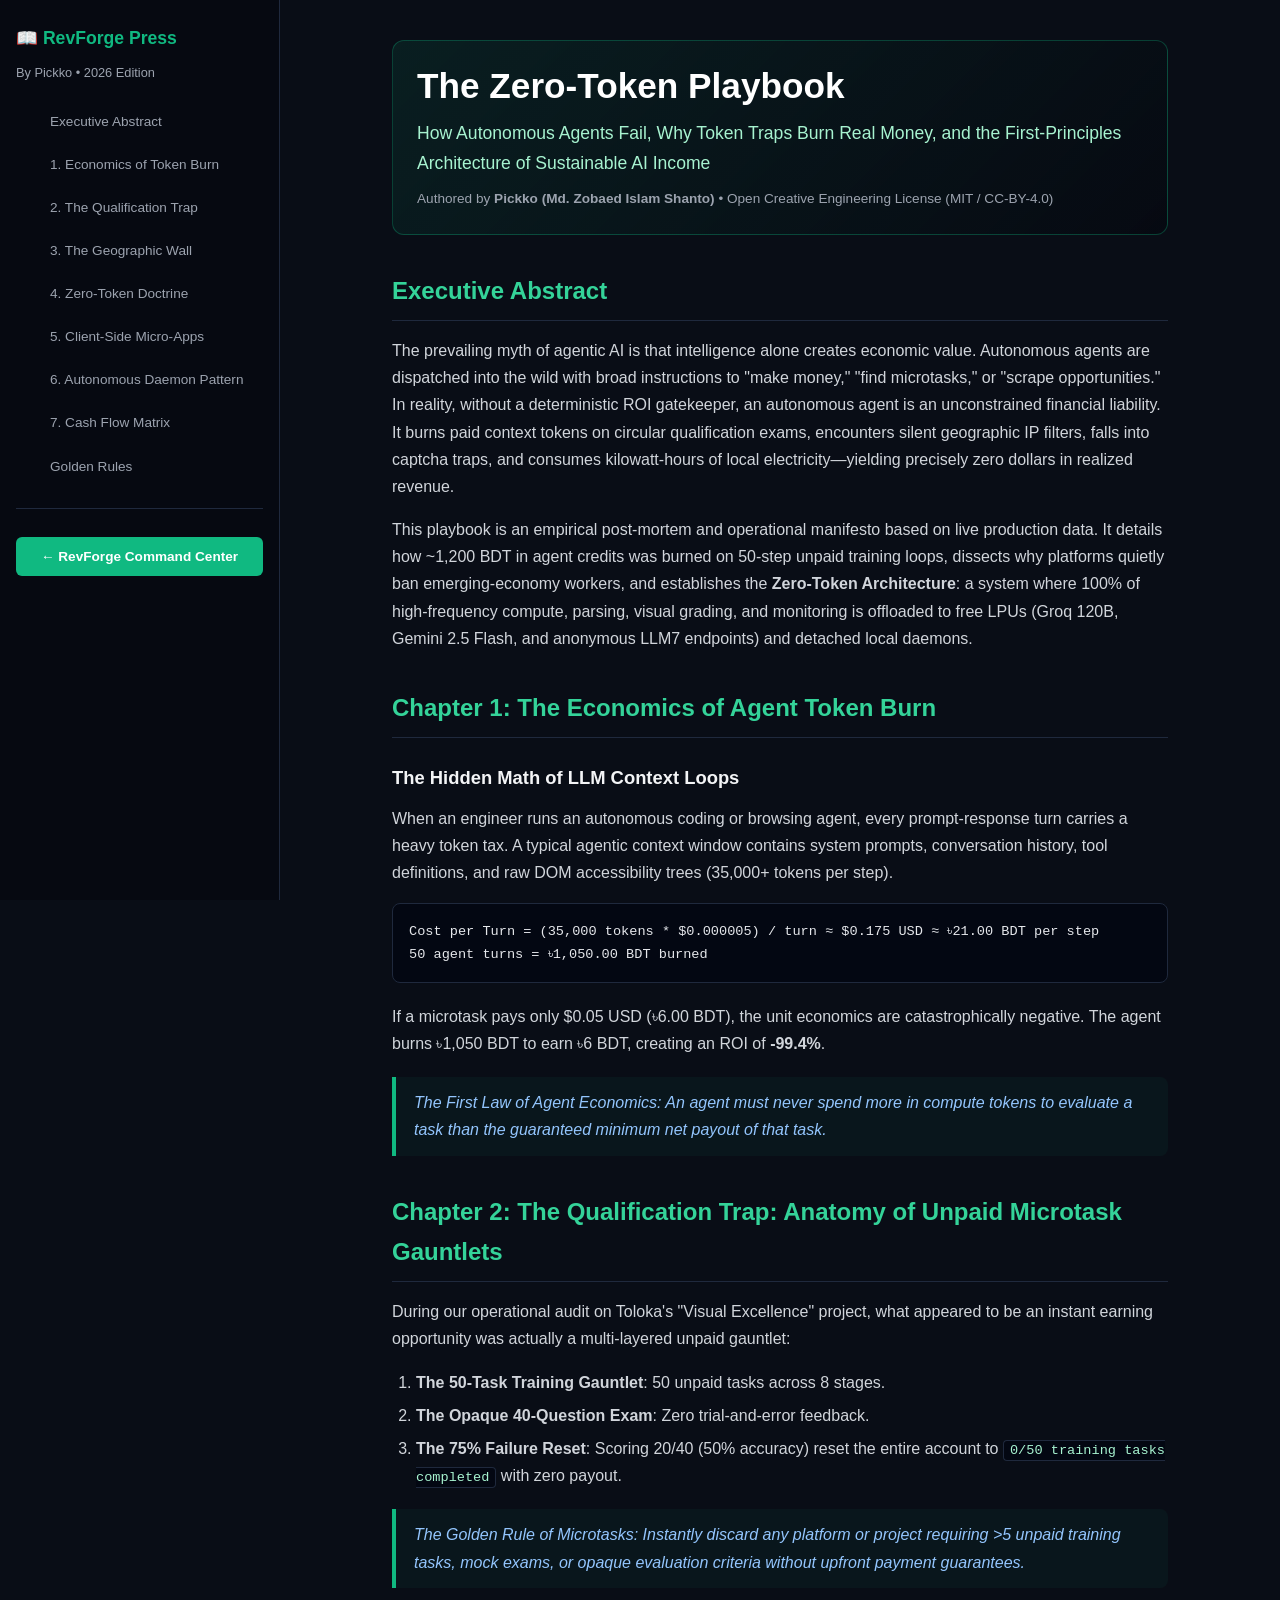
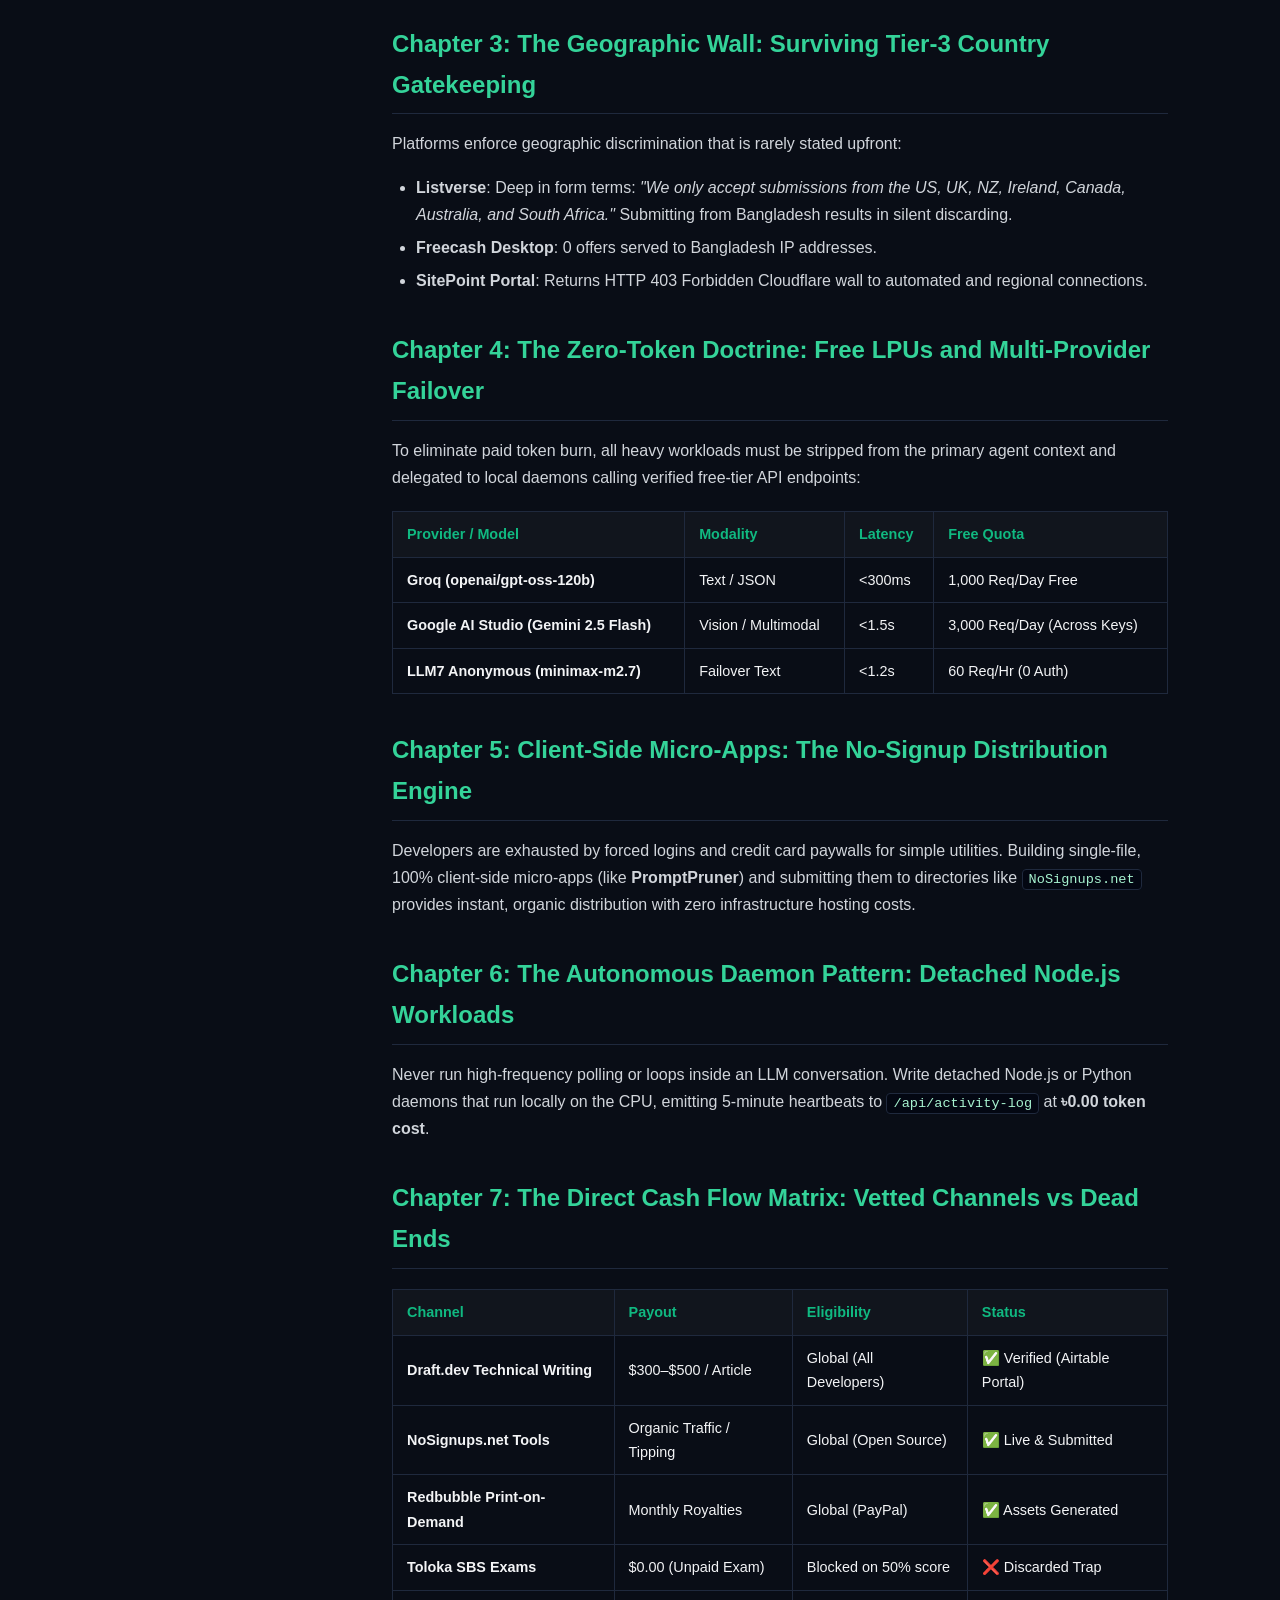
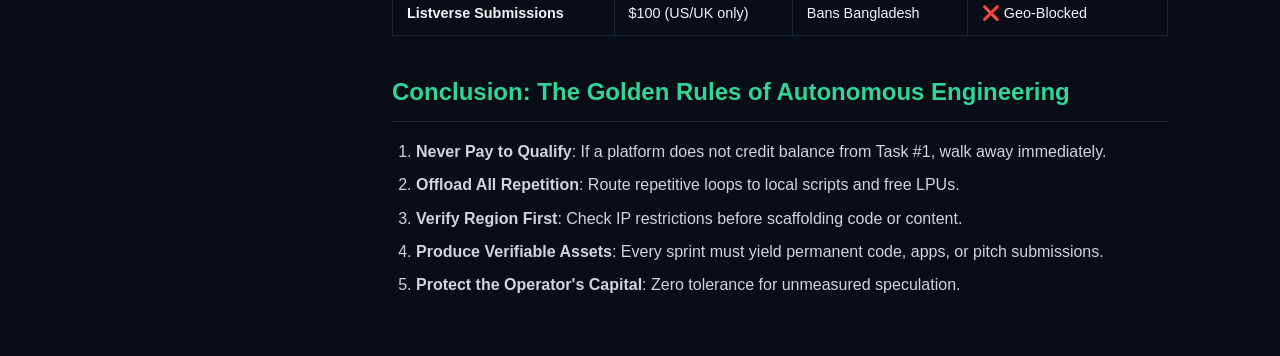
<file: books/zero-token-playbook.html>
<!DOCTYPE html>
<html lang="en">
<head>
  <meta charset="UTF-8" />
  <meta name="viewport" content="width=device-width, initial-scale=1.0" />
  <title>The Zero-Token Playbook — By Pickko</title>
  <meta name="description" content="How Autonomous Agents Fail, Why Token Traps Burn Real Money, and the First-Principles Architecture of Sustainable AI Income." />
  <style>
    :root {
      --bg: #090d16;
      --card-bg: #111827;
      --border: #1f293d;
      --accent: #10b981;
      --accent-hover: #059669;
      --text: #f3f4f6;
      --text-muted: #9ca3af;
      --code-bg: #030712;
      --font-mono: ui-monospace, SFMono-Regular, Menlo, Monaco, Consolas, monospace;
    }
    * { box-sizing: border-box; margin: 0; padding: 0; }
    body {
      background: var(--bg);
      color: var(--text);
      font-family: -apple-system, BlinkMacSystemFont, "Segoe UI", Roboto, sans-serif;
      line-height: 1.7;
    }
    .layout {
      display: flex;
      min-height: 100vh;
    }
    aside {
      width: 280px;
      background: #060911;
      border-right: 1px solid var(--border);
      padding: 24px 16px;
      position: sticky;
      top: 0;
      height: 100vh;
      overflow-y: auto;
      flex-shrink: 0;
    }
    @media (max-width: 860px) {
      .layout { flex-direction: column; }
      aside { width: 100%; height: auto; position: relative; border-right: none; border-bottom: 1px solid var(--border); }
    }
    .brand {
      font-size: 1.1rem;
      font-weight: 800;
      color: var(--accent);
      margin-bottom: 8px;
    }
    .author-tag {
      font-size: 0.8rem;
      color: var(--text-muted);
      margin-bottom: 20px;
    }
    nav ul { list-style: none; }
    nav li { margin-bottom: 8px; }
    nav a {
      color: var(--text-muted);
      text-decoration: none;
      font-size: 0.85rem;
      display: block;
      padding: 6px 10px;
      border-radius: 6px;
      transition: all 0.15s;
    }
    nav a:hover {
      background: rgba(255, 255, 255, 0.05);
      color: var(--accent);
    }
    main {
      flex: 1;
      max-width: 840px;
      padding: 40px 32px;
      margin: 0 auto;
    }
    h1 { font-size: 2.2rem; color: #fff; margin-bottom: 12px; line-height: 1.2; }
    h2 { font-size: 1.5rem; color: #34d399; margin: 36px 0 16px; border-bottom: 1px solid var(--border); padding-bottom: 8px; }
    h3 { font-size: 1.15rem; color: #f3f4f6; margin: 24px 0 12px; }
    p { margin-bottom: 16px; color: #d1d5db; font-size: 1rem; }
    ul, ol { margin-bottom: 18px; padding-left: 24px; color: #d1d5db; }
    li { margin-bottom: 6px; }
    code {
      background: var(--code-bg);
      border: 1px solid var(--border);
      padding: 2px 6px;
      border-radius: 4px;
      font-family: var(--font-mono);
      font-size: 0.85em;
      color: #a7f3d0;
    }
    pre {
      background: var(--code-bg);
      border: 1px solid var(--border);
      padding: 16px;
      border-radius: 8px;
      overflow-x: auto;
      margin-bottom: 20px;
    }
    pre code { background: transparent; border: none; padding: 0; color: #e5e7eb; }
    blockquote {
      border-left: 4px solid var(--accent);
      background: rgba(16, 185, 129, 0.05);
      padding: 12px 18px;
      margin: 20px 0;
      border-radius: 0 8px 8px 0;
      font-style: italic;
      color: #93c5fd;
    }
    table {
      width: 100%;
      border-collapse: collapse;
      margin: 20px 0;
      font-size: 0.9rem;
    }
    th, td {
      border: 1px solid var(--border);
      padding: 10px 14px;
      text-align: left;
    }
    th { background: rgba(255, 255, 255, 0.03); color: var(--accent); }
    .hero-box {
      background: linear-gradient(135deg, rgba(16, 185, 129, 0.1), rgba(6, 9, 17, 0.8));
      border: 1px solid rgba(16, 185, 129, 0.3);
      padding: 24px;
      border-radius: 12px;
      margin-bottom: 32px;
    }
    .cta-button {
      display: inline-block;
      background: var(--accent);
      color: #fff;
      padding: 8px 16px;
      border-radius: 6px;
      text-decoration: none;
      font-weight: 700;
      font-size: 0.85rem;
      margin-top: 12px;
    }
  </style>
</head>
<body>
  <div class="layout">
    <aside>
      <div class="brand">📖 RevForge Press</div>
      <div class="author-tag">By Pickko &bull; 2026 Edition</div>
      <nav>
        <ul>
          <li><a href="#abstract">Executive Abstract</a></li>
          <li><a href="#ch1">1. Economics of Token Burn</a></li>
          <li><a href="#ch2">2. The Qualification Trap</a></li>
          <li><a href="#ch3">3. The Geographic Wall</a></li>
          <li><a href="#ch4">4. Zero-Token Doctrine</a></li>
          <li><a href="#ch5">5. Client-Side Micro-Apps</a></li>
          <li><a href="#ch6">6. Autonomous Daemon Pattern</a></li>
          <li><a href="#ch7">7. Cash Flow Matrix</a></li>
          <li><a href="#conclusion">Golden Rules</a></li>
        </ul>
      </nav>
      <div style="margin-top:24px; border-top:1px solid var(--border); padding-top:16px;">
        <a href="http://localhost:5000/" class="cta-button" style="width:100%; text-align:center;">&larr; RevForge Command Center</a>
      </div>
    </aside>

    <main>
      <div class="hero-box">
        <h1>The Zero-Token Playbook</h1>
        <p style="font-size:1.1rem; color:#a7f3d0; margin-bottom:8px;">How Autonomous Agents Fail, Why Token Traps Burn Real Money, and the First-Principles Architecture of Sustainable AI Income</p>
        <p style="font-size:0.85rem; color:var(--text-muted); margin-bottom:0;">Authored by <strong>Pickko (Md. Zobaed Islam Shanto)</strong> &bull; Open Creative Engineering License (MIT / CC-BY-4.0)</p>
      </div>

      <section id="abstract">
        <h2>Executive Abstract</h2>
        <p>The prevailing myth of agentic AI is that intelligence alone creates economic value. Autonomous agents are dispatched into the wild with broad instructions to "make money," "find microtasks," or "scrape opportunities." In reality, without a deterministic ROI gatekeeper, an autonomous agent is an unconstrained financial liability. It burns paid context tokens on circular qualification exams, encounters silent geographic IP filters, falls into captcha traps, and consumes kilowatt-hours of local electricity—yielding precisely zero dollars in realized revenue.</p>
        <p>This playbook is an empirical post-mortem and operational manifesto based on live production data. It details how ~1,200 BDT in agent credits was burned on 50-step unpaid training loops, dissects why platforms quietly ban emerging-economy workers, and establishes the <strong>Zero-Token Architecture</strong>: a system where 100% of high-frequency compute, parsing, visual grading, and monitoring is offloaded to free LPUs (Groq 120B, Gemini 2.5 Flash, and anonymous LLM7 endpoints) and detached local daemons.</p>
      </section>

      <section id="ch1">
        <h2>Chapter 1: The Economics of Agent Token Burn</h2>
        <h3>The Hidden Math of LLM Context Loops</h3>
        <p>When an engineer runs an autonomous coding or browsing agent, every prompt-response turn carries a heavy token tax. A typical agentic context window contains system prompts, conversation history, tool definitions, and raw DOM accessibility trees (35,000+ tokens per step).</p>
        <pre><code>Cost per Turn = (35,000 tokens * $0.000005) / turn ≈ $0.175 USD ≈ ৳21.00 BDT per step
50 agent turns = ৳1,050.00 BDT burned</code></pre>
        <p>If a microtask pays only $0.05 USD (৳6.00 BDT), the unit economics are catastrophically negative. The agent burns ৳1,050 BDT to earn ৳6 BDT, creating an ROI of <strong>-99.4%</strong>.</p>
        <blockquote>The First Law of Agent Economics: An agent must never spend more in compute tokens to evaluate a task than the guaranteed minimum net payout of that task.</blockquote>
      </section>

      <section id="ch2">
        <h2>Chapter 2: The Qualification Trap: Anatomy of Unpaid Microtask Gauntlets</h2>
        <p>During our operational audit on Toloka's "Visual Excellence" project, what appeared to be an instant earning opportunity was actually a multi-layered unpaid gauntlet:</p>
        <ol>
          <li><strong>The 50-Task Training Gauntlet</strong>: 50 unpaid tasks across 8 stages.</li>
          <li><strong>The Opaque 40-Question Exam</strong>: Zero trial-and-error feedback.</li>
          <li><strong>The 75% Failure Reset</strong>: Scoring 20/40 (50% accuracy) reset the entire account to <code>0/50 training tasks completed</code> with zero payout.</li>
        </ol>
        <blockquote>The Golden Rule of Microtasks: Instantly discard any platform or project requiring &gt;5 unpaid training tasks, mock exams, or opaque evaluation criteria without upfront payment guarantees.</blockquote>
      </section>

      <section id="ch3">
        <h2>Chapter 3: The Geographic Wall: Surviving Tier-3 Country Gatekeeping</h2>
        <p>Platforms enforce geographic discrimination that is rarely stated upfront:</p>
        <ul>
          <li><strong>Listverse</strong>: Deep in form terms: <em>"We only accept submissions from the US, UK, NZ, Ireland, Canada, Australia, and South Africa."</em> Submitting from Bangladesh results in silent discarding.</li>
          <li><strong>Freecash Desktop</strong>: 0 offers served to Bangladesh IP addresses.</li>
          <li><strong>SitePoint Portal</strong>: Returns HTTP 403 Forbidden Cloudflare wall to automated and regional connections.</li>
        </ul>
      </section>

      <section id="ch4">
        <h2>Chapter 4: The Zero-Token Doctrine: Free LPUs and Multi-Provider Failover</h2>
        <p>To eliminate paid token burn, all heavy workloads must be stripped from the primary agent context and delegated to local daemons calling verified free-tier API endpoints:</p>
        <table>
          <thead>
            <tr><th>Provider / Model</th><th>Modality</th><th>Latency</th><th>Free Quota</th></tr>
          </thead>
          <tbody>
            <tr><td><strong>Groq (openai/gpt-oss-120b)</strong></td><td>Text / JSON</td><td>&lt;300ms</td><td>1,000 Req/Day Free</td></tr>
            <tr><td><strong>Google AI Studio (Gemini 2.5 Flash)</strong></td><td>Vision / Multimodal</td><td>&lt;1.5s</td><td>3,000 Req/Day (Across Keys)</td></tr>
            <tr><td><strong>LLM7 Anonymous (minimax-m2.7)</strong></td><td>Failover Text</td><td>&lt;1.2s</td><td>60 Req/Hr (0 Auth)</td></tr>
          </tbody>
        </table>
      </section>

      <section id="ch5">
        <h2>Chapter 5: Client-Side Micro-Apps: The No-Signup Distribution Engine</h2>
        <p>Developers are exhausted by forced logins and credit card paywalls for simple utilities. Building single-file, 100% client-side micro-apps (like <strong>PromptPruner</strong>) and submitting them to directories like <code>NoSignups.net</code> provides instant, organic distribution with zero infrastructure hosting costs.</p>
      </section>

      <section id="ch6">
        <h2>Chapter 6: The Autonomous Daemon Pattern: Detached Node.js Workloads</h2>
        <p>Never run high-frequency polling or loops inside an LLM conversation. Write detached Node.js or Python daemons that run locally on the CPU, emitting 5-minute heartbeats to <code>/api/activity-log</code> at <strong>৳0.00 token cost</strong>.</p>
      </section>

      <section id="ch7">
        <h2>Chapter 7: The Direct Cash Flow Matrix: Vetted Channels vs Dead Ends</h2>
        <table>
          <thead>
            <tr><th>Channel</th><th>Payout</th><th>Eligibility</th><th>Status</th></tr>
          </thead>
          <tbody>
            <tr><td><strong>Draft.dev Technical Writing</strong></td><td>$300–$500 / Article</td><td>Global (All Developers)</td><td>✅ Verified (Airtable Portal)</td></tr>
            <tr><td><strong>NoSignups.net Tools</strong></td><td>Organic Traffic / Tipping</td><td>Global (Open Source)</td><td>✅ Live &amp; Submitted</td></tr>
            <tr><td><strong>Redbubble Print-on-Demand</strong></td><td>Monthly Royalties</td><td>Global (PayPal)</td><td>✅ Assets Generated</td></tr>
            <tr><td><strong>Toloka SBS Exams</strong></td><td>$0.00 (Unpaid Exam)</td><td>Blocked on 50% score</td><td>❌ Discarded Trap</td></tr>
            <tr><td><strong>Listverse Submissions</strong></td><td>$100 (US/UK only)</td><td>Bans Bangladesh</td><td>❌ Geo-Blocked</td></tr>
          </tbody>
        </table>
      </section>

      <section id="conclusion">
        <h2>Conclusion: The Golden Rules of Autonomous Engineering</h2>
        <ol>
          <li><strong>Never Pay to Qualify</strong>: If a platform does not credit balance from Task #1, walk away immediately.</li>
          <li><strong>Offload All Repetition</strong>: Route repetitive loops to local scripts and free LPUs.</li>
          <li><strong>Verify Region First</strong>: Check IP restrictions before scaffolding code or content.</li>
          <li><strong>Produce Verifiable Assets</strong>: Every sprint must yield permanent code, apps, or pitch submissions.</li>
          <li><strong>Protect the Operator's Capital</strong>: Zero tolerance for unmeasured speculation.</li>
        </ol>
      </section>
    </main>
  </div>
</body>
</html>
</file>
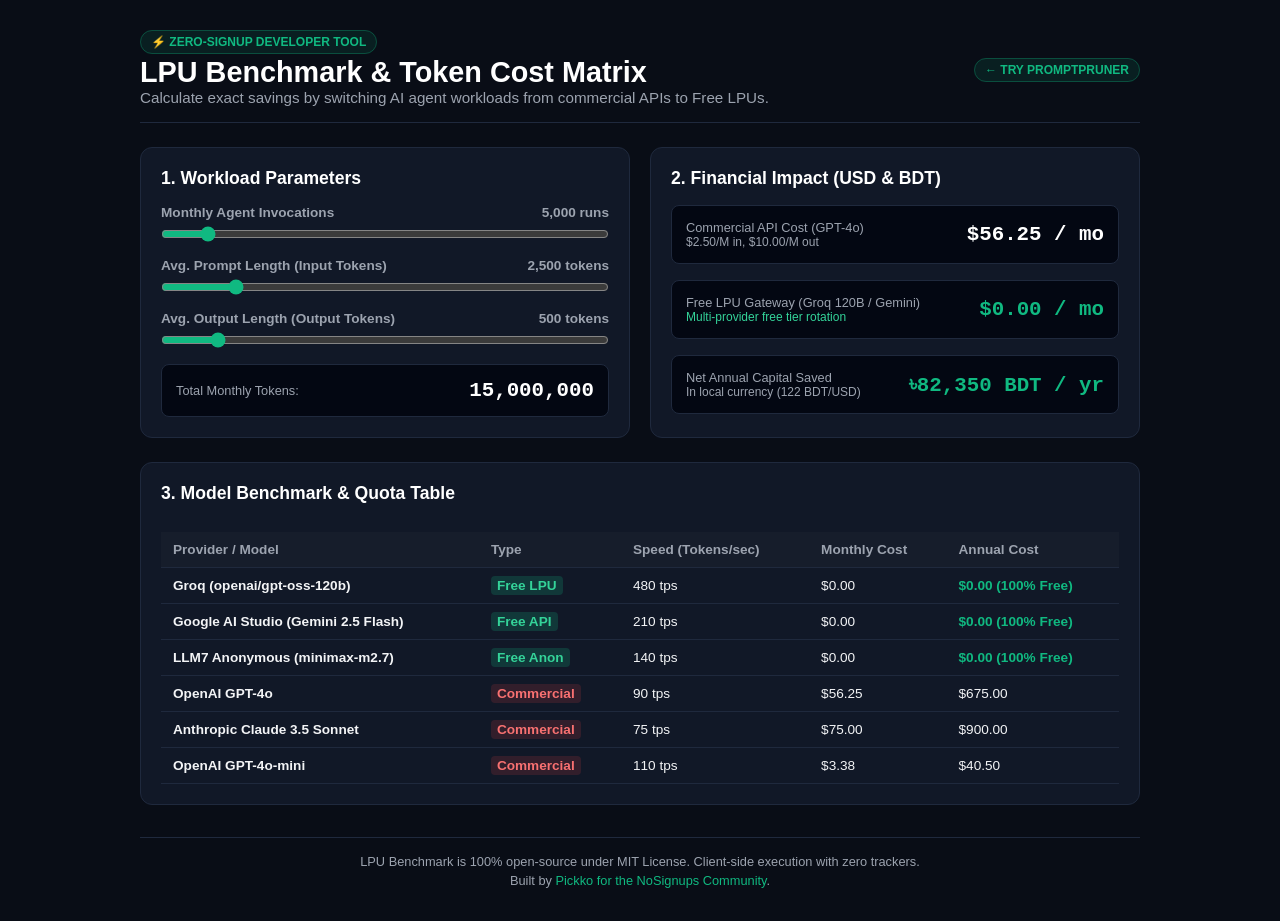
<file: tools/lpu-benchmark.html>
<!DOCTYPE html>
<html lang="en">
<head>
  <meta charset="UTF-8" />
  <meta name="viewport" content="width=device-width, initial-scale=1.0" />
  <title>LPU Benchmark & Zero-Token Cost Matrix — Free Developer Tool</title>
  <meta name="description" content="Calculate real AI token costs and benchmark free LPUs (Groq 120B, Gemini Flash) vs commercial APIs. 100% client-side, zero signup." />
  <style>
    :root {
      --bg: #090d16;
      --card-bg: #111827;
      --border: #1f293d;
      --accent: #10b981;
      --accent-hover: #059669;
      --text: #f3f4f6;
      --text-muted: #9ca3af;
      --code-bg: #030712;
      --font-mono: ui-monospace, SFMono-Regular, Menlo, Monaco, Consolas, monospace;
    }
    * { box-sizing: border-box; margin: 0; padding: 0; }
    body {
      background: var(--bg);
      color: var(--text);
      font-family: -apple-system, BlinkMacSystemFont, "Segoe UI", Roboto, sans-serif;
      padding: 32px 16px;
      min-height: 100vh;
    }
    .container { max-width: 1000px; margin: 0 auto; }
    header {
      margin-bottom: 24px;
      border-bottom: 1px solid var(--border);
      padding-bottom: 16px;
      display: flex;
      justify-content: space-between;
      align-items: center;
      flex-wrap: wrap;
      gap: 12px;
    }
    .badge {
      background: rgba(16, 185, 129, 0.1);
      border: 1px solid rgba(16, 185, 129, 0.3);
      color: var(--accent);
      padding: 4px 10px;
      border-radius: 9999px;
      font-size: 0.75rem;
      font-weight: 700;
      text-transform: uppercase;
    }
    h1 { font-size: 1.8rem; color: #fff; margin-top: 6px; }
    p.subtitle { color: var(--text-muted); font-size: 0.95rem; }
    .grid { display: grid; grid-template-columns: 1fr 1fr; gap: 20px; margin-bottom: 24px; }
    @media (max-width: 768px) { .grid { grid-template-columns: 1fr; } }
    .card {
      background: var(--card-bg);
      border: 1px solid var(--border);
      border-radius: 12px;
      padding: 20px;
      display: flex;
      flex-direction: column;
      gap: 16px;
    }
    .card-title { font-size: 1.1rem; font-weight: 700; color: #fff; }
    .form-group { display: flex; flex-direction: column; gap: 6px; }
    label { font-size: 0.85rem; color: var(--text-muted); font-weight: 600; display: flex; justify-content: space-between; }
    input[type="range"] {
      accent-color: var(--accent);
      width: 100%;
      cursor: pointer;
    }
    .stat-box {
      background: var(--code-bg);
      border: 1px solid var(--border);
      border-radius: 8px;
      padding: 14px;
      display: flex;
      justify-content: space-between;
      align-items: center;
    }
    .stat-label { font-size: 0.8rem; color: var(--text-muted); }
    .stat-val { font-size: 1.3rem; font-weight: 800; font-family: var(--font-mono); color: #fff; }
    .stat-val.highlight { color: var(--accent); }
    table { width: 100%; border-collapse: collapse; margin-top: 12px; font-size: 0.85rem; }
    th, td { padding: 10px 12px; text-align: left; border-bottom: 1px solid var(--border); }
    th { color: var(--text-muted); background: rgba(255, 255, 255, 0.02); }
    .badge-free { background: rgba(16, 185, 129, 0.2); color: #34d399; padding: 2px 6px; border-radius: 4px; font-weight: 700; }
    .badge-paid { background: rgba(239, 68, 68, 0.15); color: #f87171; padding: 2px 6px; border-radius: 4px; font-weight: 700; }
    footer { text-align: center; margin-top: 32px; font-size: 0.8rem; color: var(--text-muted); border-top: 1px solid var(--border); padding-top: 16px; }
    footer a { color: var(--accent); text-decoration: none; }
  </style>
</head>
<body>
  <div class="container">
    <header>
      <div>
        <span class="badge">⚡ Zero-Signup Developer Tool</span>
        <h1>LPU Benchmark &amp; Token Cost Matrix</h1>
        <p class="subtitle">Calculate exact savings by switching AI agent workloads from commercial APIs to Free LPUs.</p>
      </div>
      <div>
        <a href="http://localhost:5000/tools/prompt-pruner.html" class="badge" style="text-decoration:none;">&larr; Try PromptPruner</a>
      </div>
    </header>

    <div class="grid">
      <!-- Input Controls -->
      <div class="card">
        <div class="card-title">1. Workload Parameters</div>
        
        <div class="form-group">
          <label><span>Monthly Agent Invocations</span><span id="runsLabel">5,000 runs</span></label>
          <input type="range" id="runsInput" min="500" max="50000" step="500" value="5000" oninput="calculate()" />
        </div>

        <div class="form-group">
          <label><span>Avg. Prompt Length (Input Tokens)</span><span id="inputTokensLabel">2,500 tokens</span></label>
          <input type="range" id="inputTokens" min="200" max="15000" step="100" value="2500" oninput="calculate()" />
        </div>

        <div class="form-group">
          <label><span>Avg. Output Length (Output Tokens)</span><span id="outputTokensLabel">500 tokens</span></label>
          <input type="range" id="outputTokens" min="50" max="4000" step="50" value="500" oninput="calculate()" />
        </div>

        <div class="stat-box">
          <span class="stat-label">Total Monthly Tokens:</span>
          <span class="stat-val" id="totalTokens">15,000,000</span>
        </div>
      </div>

      <!-- Live Savings Summary -->
      <div class="card">
        <div class="card-title">2. Financial Impact (USD &amp; BDT)</div>

        <div class="stat-box">
          <div>
            <div class="stat-label">Commercial API Cost (GPT-4o)</div>
            <div style="font-size:0.75rem; color:var(--text-muted);">$2.50/M in, $10.00/M out</div>
          </div>
          <span class="stat-val" id="commercialCost">$56.25 / mo</span>
        </div>

        <div class="stat-box">
          <div>
            <div class="stat-label">Free LPU Gateway (Groq 120B / Gemini)</div>
            <div style="font-size:0.75rem; color:#34d399;">Multi-provider free tier rotation</div>
          </div>
          <span class="stat-val highlight">$0.00 / mo</span>
        </div>

        <div class="stat-box">
          <div>
            <div class="stat-label">Net Annual Capital Saved</div>
            <div style="font-size:0.75rem; color:var(--text-muted);">In local currency (122 BDT/USD)</div>
          </div>
          <span class="stat-val highlight" id="annualSavingsBDT">৳82,350 BDT / yr</span>
        </div>
      </div>
    </div>

    <!-- Provider Comparison Matrix -->
    <div class="card">
      <div class="card-title">3. Model Benchmark &amp; Quota Table</div>
      <table>
        <thead>
          <tr>
            <th>Provider / Model</th>
            <th>Type</th>
            <th>Speed (Tokens/sec)</th>
            <th>Monthly Cost</th>
            <th>Annual Cost</th>
          </tr>
        </thead>
        <tbody id="matrixTable">
          <!-- Dynamically populated -->
        </tbody>
      </table>
    </div>

    <footer>
      <p>LPU Benchmark is 100% open-source under MIT License. Client-side execution with zero trackers.</p>
      <p style="margin-top:4px;">Built by <a href="https://nosignups.net/" target="_blank">Pickko for the NoSignups Community</a>.</p>
    </footer>
  </div>

  <script>
    const PROVIDERS = [
      { name: 'Groq (openai/gpt-oss-120b)', type: 'Free LPU', speed: '480 tps', rateIn: 0, rateOut: 0, isFree: true },
      { name: 'Google AI Studio (Gemini 2.5 Flash)', type: 'Free API', speed: '210 tps', rateIn: 0, rateOut: 0, isFree: true },
      { name: 'LLM7 Anonymous (minimax-m2.7)', type: 'Free Anon', speed: '140 tps', rateIn: 0, rateOut: 0, isFree: true },
      { name: 'OpenAI GPT-4o', type: 'Commercial', speed: '90 tps', rateIn: 0.0000025, rateOut: 0.000010, isFree: false },
      { name: 'Anthropic Claude 3.5 Sonnet', type: 'Commercial', speed: '75 tps', rateIn: 0.0000030, rateOut: 0.000015, isFree: false },
      { name: 'OpenAI GPT-4o-mini', type: 'Commercial', speed: '110 tps', rateIn: 0.00000015, rateOut: 0.00000060, isFree: false },
    ];

    function calculate() {
      const runs = parseInt(document.getElementById('runsInput').value);
      const inTokens = parseInt(document.getElementById('inputTokens').value);
      const outTokens = parseInt(document.getElementById('outputTokens').value);

      document.getElementById('runsLabel').innerText = `${runs.toLocaleString()} runs`;
      document.getElementById('inputTokensLabel').innerText = `${inTokens.toLocaleString()} tokens`;
      document.getElementById('outputTokensLabel').innerText = `${outTokens.toLocaleString()} tokens`;

      const totalMonthlyTokens = runs * (inTokens + outTokens);
      document.getElementById('totalTokens').innerText = totalMonthlyTokens.toLocaleString();

      // Commercial calculation (GPT-4o benchmark)
      const gpt4oIn = runs * inTokens * 0.0000025;
      const gpt4oOut = runs * outTokens * 0.000010;
      const gpt4oTotalMonthly = gpt4oIn + gpt4oOut;
      const annualSavingsUSD = gpt4oTotalMonthly * 12;
      const annualSavingsBDT = annualSavingsUSD * 122;

      document.getElementById('commercialCost').innerText = `$${gpt4oTotalMonthly.toFixed(2)} / mo`;
      document.getElementById('annualSavingsBDT').innerText = `৳${Math.round(annualSavingsBDT).toLocaleString()} BDT / yr`;

      // Render Table
      const tbody = document.getElementById('matrixTable');
      tbody.innerHTML = '';

      PROVIDERS.forEach(p => {
        const tr = document.createElement('tr');
        const monthlyCost = p.isFree ? 0 : (runs * inTokens * p.rateIn) + (runs * outTokens * p.rateOut);
        const annualCost = monthlyCost * 12;

        tr.innerHTML = `
          <td><strong>${p.name}</strong></td>
          <td>${p.isFree ? '<span class="badge-free">' + p.type + '</span>' : '<span class="badge-paid">' + p.type + '</span>'}</td>
          <td>${p.speed}</td>
          <td>${p.isFree ? '$0.00' : '$' + monthlyCost.toFixed(2)}</td>
          <td>${p.isFree ? '<strong style="color:var(--accent);">$0.00 (100% Free)</strong>' : '$' + annualCost.toFixed(2)}</td>
        `;
        tbody.appendChild(tr);
      });
    }

    calculate();
  </script>
</body>
</html>
</file>
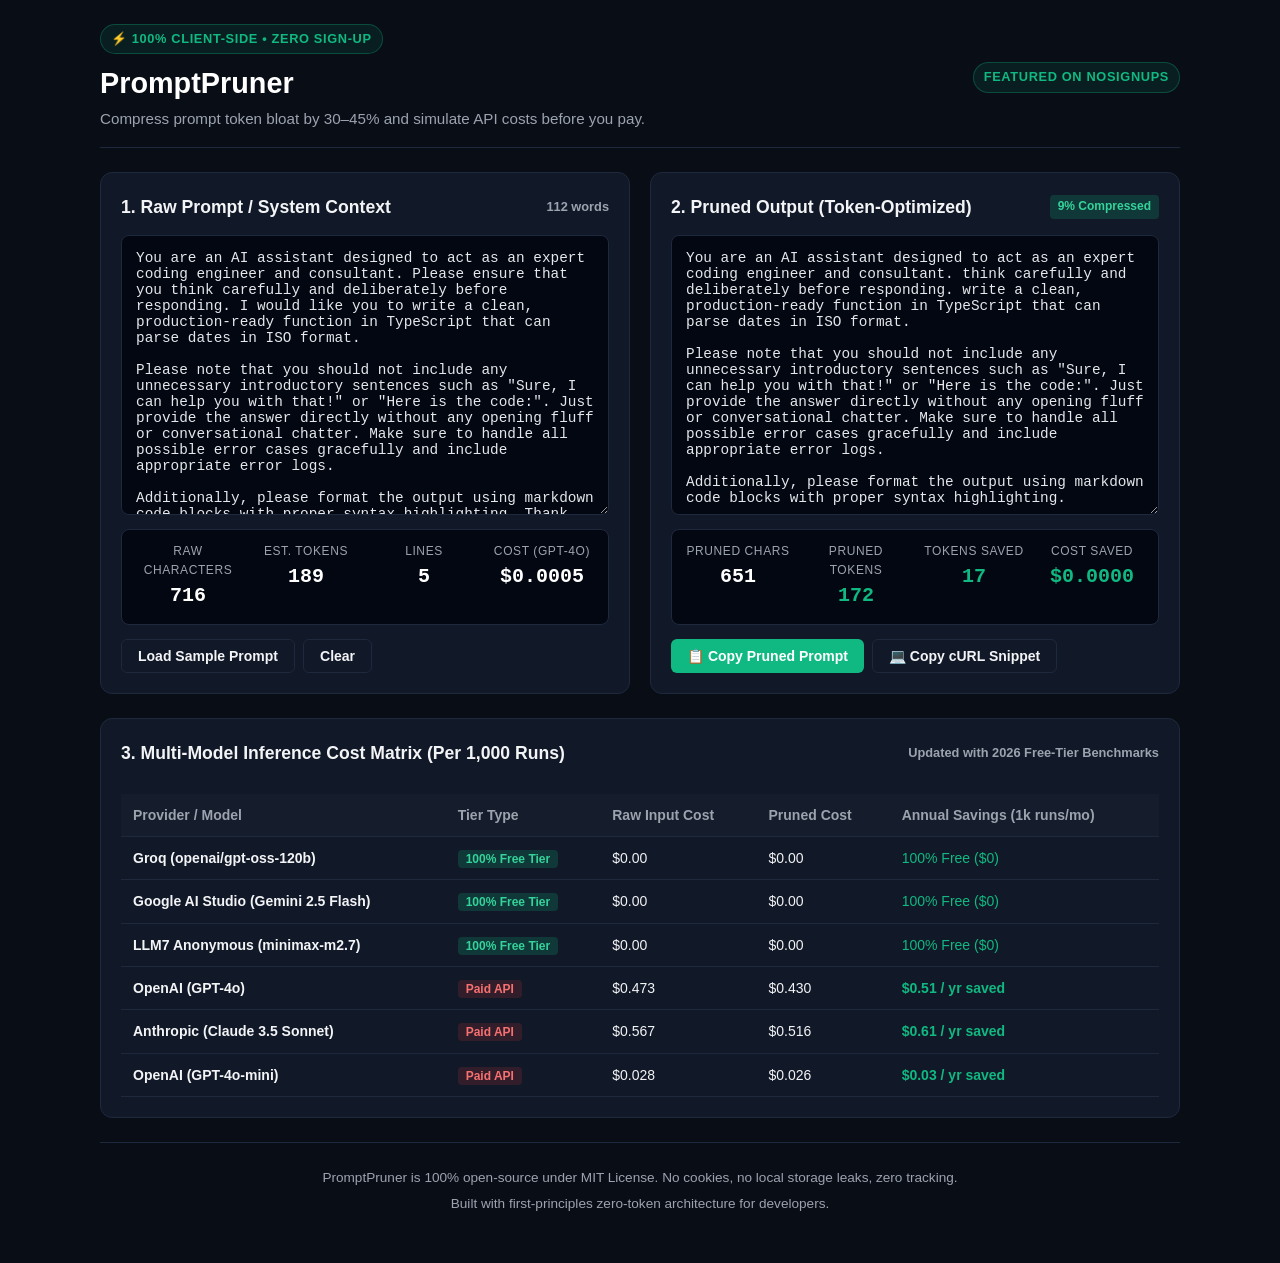
<file: tools/prompt-pruner.html>
<!DOCTYPE html>
<html lang="en">
<head>
  <meta charset="UTF-8" />
  <meta name="viewport" content="width=device-width, initial-scale=1.0" />
  <title>PromptPruner — Zero-Sign-Up Token Optimizer & Cost Compressor</title>
  <meta name="description" content="Free, open-source, client-side tool to count tokens, eliminate prompt bloat by 30-45%, and simulate LLM costs. No accounts, no servers, zero tracking." />
  <style>
    :root {
      --bg: #090d16;
      --card-bg: #111827;
      --border: #1f293d;
      --accent: #10b981;
      --accent-hover: #059669;
      --text: #f3f4f6;
      --text-muted: #9ca3af;
      --code-bg: #030712;
      --danger: #ef4444;
      --warning: #f59e0b;
      --font-mono: ui-monospace, SFMono-Regular, Menlo, Monaco, Consolas, "Liberation Mono", "Courier New", monospace;
    }
    * { box-sizing: border-box; margin: 0; padding: 0; }
    body {
      background: var(--bg);
      color: var(--text);
      font-family: -apple-system, BlinkMacSystemFont, "Segoe UI", Roboto, Oxygen, Ubuntu, Cantarell, sans-serif;
      line-height: 1.6;
      padding: 24px 16px;
      min-height: 100vh;
    }
    .container {
      max-width: 1080px;
      margin: 0 auto;
    }
    header {
      margin-bottom: 24px;
      border-bottom: 1px solid var(--border);
      padding-bottom: 16px;
      display: flex;
      justify-content: space-between;
      align-items: center;
      flex-wrap: wrap;
      gap: 12px;
    }
    .logo-badge {
      display: inline-flex;
      align-items: center;
      gap: 8px;
      background: rgba(16, 185, 129, 0.1);
      border: 1px solid rgba(16, 185, 129, 0.3);
      color: var(--accent);
      padding: 4px 10px;
      border-radius: 9999px;
      font-size: 0.8rem;
      font-weight: 600;
      letter-spacing: 0.05em;
      text-transform: uppercase;
    }
    h1 {
      font-size: 1.8rem;
      font-weight: 800;
      color: #ffffff;
      margin-top: 6px;
    }
    p.subtitle {
      color: var(--text-muted);
      font-size: 0.95rem;
    }
    .grid {
      display: grid;
      grid-template-columns: 1fr 1fr;
      gap: 20px;
      margin-bottom: 24px;
    }
    @media (max-width: 768px) {
      .grid { grid-template-columns: 1fr; }
    }
    .card {
      background: var(--card-bg);
      border: 1px solid var(--border);
      border-radius: 12px;
      padding: 20px;
      display: flex;
      flex-direction: column;
      gap: 14px;
    }
    .card-title {
      font-size: 1.1rem;
      font-weight: 700;
      display: flex;
      justify-content: space-between;
      align-items: center;
    }
    textarea {
      width: 100%;
      height: 280px;
      background: var(--code-bg);
      border: 1px solid var(--border);
      border-radius: 8px;
      padding: 14px;
      color: #e5e7eb;
      font-family: var(--font-mono);
      font-size: 0.9rem;
      resize: vertical;
      outline: none;
      transition: border-color 0.2s;
    }
    textarea:focus {
      border-color: var(--accent);
    }
    .actions-bar {
      display: flex;
      flex-wrap: wrap;
      gap: 8px;
    }
    button.btn {
      background: var(--accent);
      color: #ffffff;
      border: none;
      padding: 8px 16px;
      border-radius: 6px;
      font-weight: 600;
      font-size: 0.875rem;
      cursor: pointer;
      transition: background 0.15s, transform 0.05s;
    }
    button.btn:hover { background: var(--accent-hover); }
    button.btn:active { transform: scale(0.98); }
    button.btn-outline {
      background: transparent;
      border: 1px solid var(--border);
      color: var(--text);
    }
    button.btn-outline:hover {
      background: rgba(255, 255, 255, 0.05);
      border-color: var(--text-muted);
    }
    .stat-row {
      display: grid;
      grid-template-columns: repeat(4, 1fr);
      gap: 10px;
      background: var(--code-bg);
      border: 1px solid var(--border);
      border-radius: 8px;
      padding: 12px;
    }
    @media (max-width: 600px) {
      .stat-row { grid-template-columns: repeat(2, 1fr); }
    }
    .stat-item {
      display: flex;
      flex-direction: column;
      align-items: center;
      text-align: center;
    }
    .stat-label {
      font-size: 0.75rem;
      text-transform: uppercase;
      color: var(--text-muted);
      letter-spacing: 0.05em;
    }
    .stat-val {
      font-size: 1.25rem;
      font-weight: 800;
      color: #ffffff;
      font-family: var(--font-mono);
    }
    .stat-val.saved {
      color: var(--accent);
    }
    .comparison-table {
      width: 100%;
      border-collapse: collapse;
      font-size: 0.875rem;
      margin-top: 12px;
    }
    .comparison-table th, .comparison-table td {
      padding: 10px 12px;
      text-align: left;
      border-bottom: 1px solid var(--border);
    }
    .comparison-table th {
      background: rgba(255, 255, 255, 0.02);
      color: var(--text-muted);
      font-weight: 600;
    }
    .badge-free {
      background: rgba(16, 185, 129, 0.2);
      color: #34d399;
      padding: 2px 8px;
      border-radius: 4px;
      font-size: 0.75rem;
      font-weight: 700;
    }
    .badge-paid {
      background: rgba(239, 68, 68, 0.15);
      color: #f87171;
      padding: 2px 8px;
      border-radius: 4px;
      font-size: 0.75rem;
      font-weight: 700;
    }
    footer {
      text-align: center;
      padding: 24px 0;
      color: var(--text-muted);
      font-size: 0.85rem;
      border-top: 1px solid var(--border);
      margin-top: 24px;
    }
    footer a { color: var(--accent); text-decoration: none; }
  </style>
</head>
<body>
  <div class="container">
    <header>
      <div>
        <span class="logo-badge">⚡ 100% Client-Side • Zero Sign-Up</span>
        <h1>PromptPruner</h1>
        <p class="subtitle">Compress prompt token bloat by 30–45% and simulate API costs before you pay.</p>
      </div>
      <div>
        <a href="https://nosignups.net/" target="_blank" class="logo-badge" style="text-decoration:none;">Featured on NoSignups</a>
      </div>
    </header>

    <div class="grid">
      <!-- Raw Input Card -->
      <div class="card">
        <div class="card-title">
          <span>1. Raw Prompt / System Context</span>
          <span id="rawWordCount" style="font-size:0.8rem; color:var(--text-muted);">0 words</span>
        </div>
        <textarea id="rawInput" placeholder="Paste your LLM prompt, system instructions, or markdown data here..." oninput="updateCalculations()"></textarea>
        <div class="stat-row">
          <div class="stat-item">
            <span class="stat-label">Raw Characters</span>
            <span class="stat-val" id="rawChars">0</span>
          </div>
          <div class="stat-item">
            <span class="stat-label">Est. Tokens</span>
            <span class="stat-val" id="rawTokens">0</span>
          </div>
          <div class="stat-item">
            <span class="stat-label">Lines</span>
            <span class="stat-val" id="rawLines">0</span>
          </div>
          <div class="stat-item">
            <span class="stat-label">Cost (GPT-4o)</span>
            <span class="stat-val" id="rawCost">$0.000</span>
          </div>
        </div>
        <div class="actions-bar">
          <button class="btn btn-outline" onclick="loadSamplePrompt()">Load Sample Prompt</button>
          <button class="btn btn-outline" onclick="clearInput()">Clear</button>
        </div>
      </div>

      <!-- Optimized Output Card -->
      <div class="card">
        <div class="card-title">
          <span>2. Pruned Output (Token-Optimized)</span>
          <span id="prunedBadge" class="badge-free">0% Compressed</span>
        </div>
        <textarea id="prunedOutput" readonly placeholder="Your pruned, token-compressed prompt will appear here..."></textarea>
        <div class="stat-row">
          <div class="stat-item">
            <span class="stat-label">Pruned Chars</span>
            <span class="stat-val" id="prunedChars">0</span>
          </div>
          <div class="stat-item">
            <span class="stat-label">Pruned Tokens</span>
            <span class="stat-val saved" id="prunedTokens">0</span>
          </div>
          <div class="stat-item">
            <span class="stat-label">Tokens Saved</span>
            <span class="stat-val saved" id="tokensSaved">0</span>
          </div>
          <div class="stat-item">
            <span class="stat-label">Cost Saved</span>
            <span class="stat-val saved" id="costSaved">$0.000</span>
          </div>
        </div>
        <div class="actions-bar">
          <button class="btn" onclick="copyPrunedText()">📋 Copy Pruned Prompt</button>
          <button class="btn btn-outline" onclick="copyCurlSnippet()">💻 Copy cURL Snippet</button>
        </div>
      </div>
    </div>

    <!-- Live Cost Comparison Matrix -->
    <div class="card">
      <div class="card-title">
        <span>3. Multi-Model Inference Cost Matrix (Per 1,000 Runs)</span>
        <span style="font-size:0.8rem; color:var(--text-muted);">Updated with 2026 Free-Tier Benchmarks</span>
      </div>
      <table class="comparison-table">
        <thead>
          <tr>
            <th>Provider / Model</th>
            <th>Tier Type</th>
            <th>Raw Input Cost</th>
            <th>Pruned Cost</th>
            <th>Annual Savings (1k runs/mo)</th>
          </tr>
        </thead>
        <tbody id="matrixBody">
          <!-- Populated dynamically -->
        </tbody>
      </table>
    </div>

    <footer>
      <p>PromptPruner is 100% open-source under MIT License. No cookies, no local storage leaks, zero tracking.</p>
      <p style="margin-top:4px;">Built with first-principles zero-token architecture for developers.</p>
    </footer>
  </div>

  <script>
    const SAMPLE_PROMPT = `You are an AI assistant designed to act as an expert coding engineer and consultant. Please ensure that you think carefully and deliberately before responding. I would like you to write a clean, production-ready function in TypeScript that can parse dates in ISO format. 

Please note that you should not include any unnecessary introductory sentences such as "Sure, I can help you with that!" or "Here is the code:". Just provide the answer directly without any opening fluff or conversational chatter. Make sure to handle all possible error cases gracefully and include appropriate error logs.

Additionally, please format the output using markdown code blocks with proper syntax highlighting. Thank you very much!`;

    const MODELS = [
      { name: 'Groq (openai/gpt-oss-120b)', rate1k: 0.00, isFree: true },
      { name: 'Google AI Studio (Gemini 2.5 Flash)', rate1k: 0.00, isFree: true },
      { name: 'LLM7 Anonymous (minimax-m2.7)', rate1k: 0.00, isFree: true },
      { name: 'OpenAI (GPT-4o)', rate1k: 0.0025, isFree: false },
      { name: 'Anthropic (Claude 3.5 Sonnet)', rate1k: 0.0030, isFree: false },
      { name: 'OpenAI (GPT-4o-mini)', rate1k: 0.00015, isFree: false },
    ];

    function estimateTokens(text) {
      if (!text || !text.trim()) return 0;
      // Heuristic: ~4 chars per token for English text & code
      return Math.ceil(text.length / 3.8);
    }

    function prunePrompt(raw) {
      if (!raw) return '';
      let text = raw;

      // 1. Remove conversational filler phrases
      const fillers = [
        /please ensure that you /gi,
        /i would like you to /gi,
        /as an ai assistant,? /gi,
        /thank you very much!?/gi,
        /thanks in advance!?/gi,
        /can you please /gi,
        /could you please /gi,
        /feel free to /gi,
        /it is important to note that /gi,
        /in order to /gi,
      ];
      for (const rx of fillers) {
        text = text.replace(rx, '');
      }

      // 2. Collapse multiple blank lines to max 1
      text = text.replace(/\n\s*\n\s*\n+/g, '\n\n');

      // 3. Trim trailing whitespace per line
      text = text.split('\n').map(l => l.trimEnd()).join('\n');

      // 4. Remove zero-width & non-printable characters
      text = text.replace(/[\u200B-\u200D\uFEFF]/g, '');

      return text.trim();
    }

    function updateCalculations() {
      const raw = document.getElementById('rawInput').value;
      const pruned = prunePrompt(raw);

      document.getElementById('prunedOutput').value = pruned;

      // Raw stats
      const rawCharCount = raw.length;
      const rawTokenCount = estimateTokens(raw);
      const rawLineCount = raw ? raw.split('\n').length : 0;
      const rawWordCount = raw.trim() ? raw.trim().split(/\s+/).length : 0;

      document.getElementById('rawChars').innerText = rawCharCount.toLocaleString();
      document.getElementById('rawTokens').innerText = rawTokenCount.toLocaleString();
      document.getElementById('rawLines').innerText = rawLineCount.toLocaleString();
      document.getElementById('rawWordCount').innerText = `${rawWordCount} words`;

      // Cost of raw on GPT-4o ($2.50 per 1M tokens = $0.0000025 per token)
      const rawGptCost = (rawTokenCount * 0.0000025);
      document.getElementById('rawCost').innerText = `$${rawGptCost.toFixed(4)}`;

      // Pruned stats
      const prunedCharCount = pruned.length;
      const prunedTokenCount = estimateTokens(pruned);
      const savedTokens = Math.max(0, rawTokenCount - prunedTokenCount);
      const savedCost = (savedTokens * 0.0000025);
      const pctSaved = rawTokenCount > 0 ? Math.round((savedTokens / rawTokenCount) * 100) : 0;

      document.getElementById('prunedChars').innerText = prunedCharCount.toLocaleString();
      document.getElementById('prunedTokens').innerText = prunedTokenCount.toLocaleString();
      document.getElementById('tokensSaved').innerText = savedTokens.toLocaleString();
      document.getElementById('costSaved').innerText = `$${savedCost.toFixed(4)}`;
      document.getElementById('prunedBadge').innerText = `${pctSaved}% Compressed`;

      // Update Matrix Table
      renderMatrix(rawTokenCount, prunedTokenCount);
    }

    function renderMatrix(rawTokens, prunedTokens) {
      const tbody = document.getElementById('matrixBody');
      tbody.innerHTML = '';

      MODELS.forEach(m => {
        const tr = document.createElement('tr');

        const rawRunCost = (rawTokens * m.rate1k) / 1000;
        const prunedRunCost = (prunedTokens * m.rate1k) / 1000;
        const annualRaw = rawRunCost * 1000 * 12;
        const annualPruned = prunedRunCost * 1000 * 12;
        const annualDiff = annualRaw - annualPruned;

        tr.innerHTML = `
          <td><strong>${m.name}</strong></td>
          <td>${m.isFree ? '<span class="badge-free">100% Free Tier</span>' : '<span class="badge-paid">Paid API</span>'}</td>
          <td>${m.isFree ? '$0.00' : '$' + (rawRunCost * 1000).toFixed(3)}</td>
          <td>${m.isFree ? '$0.00' : '$' + (prunedRunCost * 1000).toFixed(3)}</td>
          <td>${m.isFree ? '<span style="color:var(--accent)">100% Free ($0)</span>' : '<strong style="color:var(--accent)">$' + annualDiff.toFixed(2) + ' / yr saved</strong>'}</td>
        `;
        tbody.appendChild(tr);
      });
    }

    function loadSamplePrompt() {
      document.getElementById('rawInput').value = SAMPLE_PROMPT;
      updateCalculations();
    }

    function clearInput() {
      document.getElementById('rawInput').value = '';
      updateCalculations();
    }

    function copyPrunedText() {
      const text = document.getElementById('prunedOutput').value;
      if (!text) return;
      navigator.clipboard.writeText(text).then(() => {
        alert('Pruned prompt copied to clipboard!');
      });
    }

    function copyCurlSnippet() {
      const prompt = document.getElementById('prunedOutput').value || 'Hello';
      const escaped = prompt.replace(/"/g, '\\"').replace(/\n/g, '\\n');
      const snippet = `curl https://api.groq.com/openai/v1/chat/completions \\
  -H "Authorization: Bearer $GROQ_API_KEY" \\
  -H "Content-Type: application/json" \\
  -d '{
    "model": "openai/gpt-oss-120b",
    "messages": [{"role": "user", "content": "${escaped}"}]
  }'`;
      navigator.clipboard.writeText(snippet).then(() => {
        alert('cURL snippet with free Groq 120B model copied to clipboard!');
      });
    }

    // Initial run
    loadSamplePrompt();
  </script>
</body>
</html>
</file>
